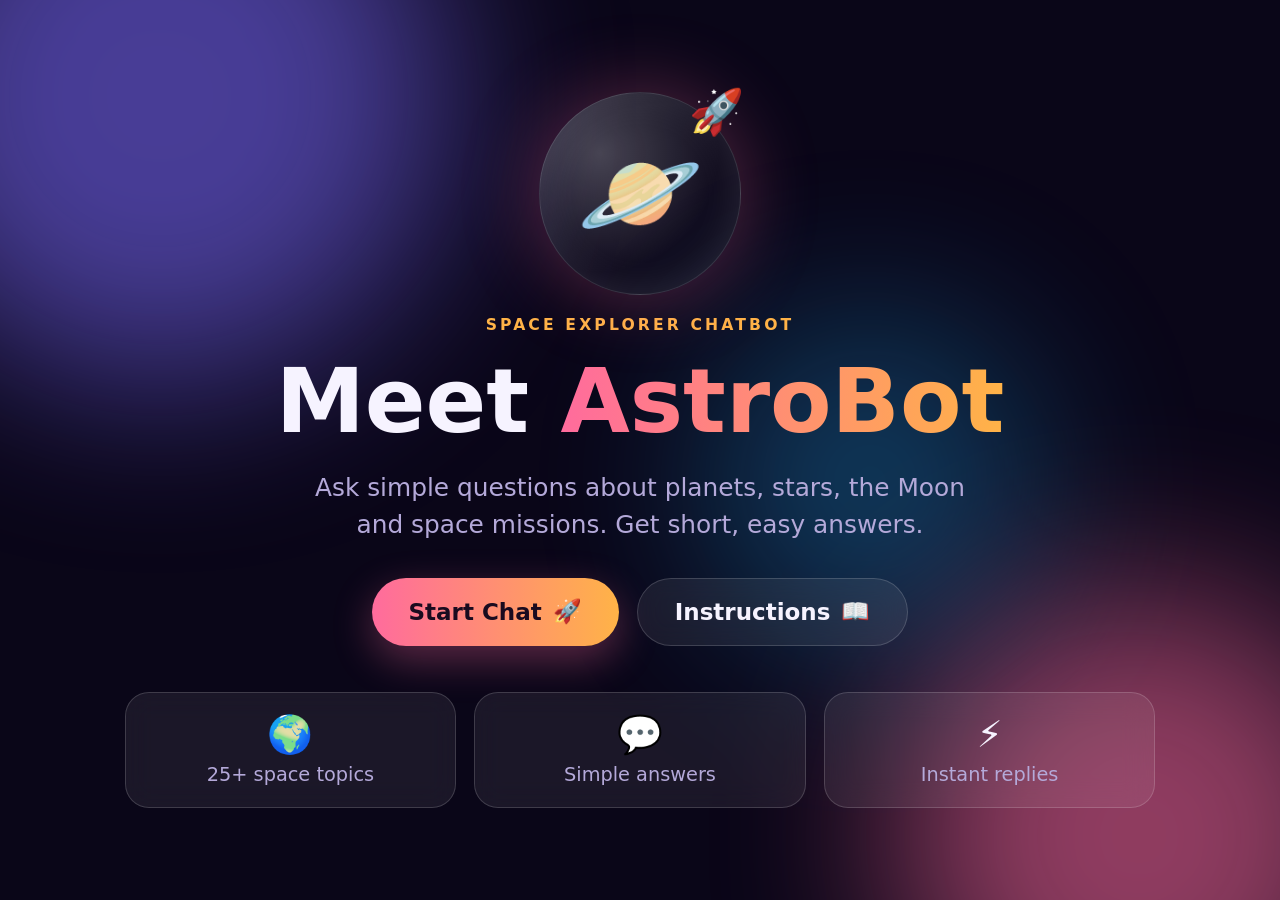
<file: index.html>
<!DOCTYPE html>
<html lang="en">
<head>
<meta charset="UTF-8">
<meta name="viewport" content="width=device-width, initial-scale=1, viewport-fit=cover">
<title>AstroBot • Space Explorer Chatbot</title>
<style>:root{--bg:#0a0618;--text:#f6f3ff;--muted:#b4a9d9;--line:rgba(255,255,255,.16);--glass:rgba(255,255,255,.07);--a:#ff6b9d;--b:#ffb347;--c:#7c6cff}
*{box-sizing:border-box;margin:0}
[hidden]{display:none!important}
/* fluid scale: phone ≈16px, laptop ≈18px, TV/4K grows up to 40px */
html{font-size:clamp(16px,.5vw + 12px,40px);height:100%}
body{height:100%;font-family:'Segoe UI',system-ui,-apple-system,sans-serif;color:var(--text);background:var(--bg);overflow:hidden}
button{font:inherit;color:inherit;cursor:pointer}
.bg{position:fixed;inset:0;overflow:hidden;z-index:-1}
.bg i{position:absolute;border-radius:50%;filter:blur(90px);opacity:.55;animation:float 14s ease-in-out infinite}
.bg i:nth-child(1){width:45vmax;height:45vmax;background:var(--c);top:-15vmax;left:-10vmax}
.bg i:nth-child(2){width:38vmax;height:38vmax;background:var(--a);bottom:-14vmax;right:-8vmax;animation-delay:-5s}
.bg i:nth-child(3){width:26vmax;height:26vmax;background:#1fb6ff;top:35%;left:55%;opacity:.3;animation-delay:-9s}
.screen{height:100dvh;width:100%}
/* WELCOME */
.welcome{display:grid;place-items:center;padding:1.5rem;overflow-y:auto}
.hero{max-width:56rem;width:100%;text-align:center;display:flex;flex-direction:column;align-items:center;gap:1.1rem}
.orb{position:relative;width:11rem;height:11rem;border-radius:50%;display:grid;place-items:center;font-size:5.5rem;background:radial-gradient(circle at 30% 30%,#ffffff40,#ffffff08 60%);border:1px solid var(--line);box-shadow:0 0 80px #ff6b9d55,inset 0 0 40px #ffffff1a;animation:bob 5s ease-in-out infinite}
.orb em{position:absolute;font-style:normal;font-size:2.4rem;top:-.4rem;right:-.2rem;animation:bob 3s ease-in-out infinite reverse}
.eyebrow{color:var(--b);letter-spacing:.2em;text-transform:uppercase;font-size:.85rem;font-weight:600}
h1{font-size:clamp(2.6rem,7vw,5.2rem);line-height:1.05}
h1 b{background:linear-gradient(90deg,var(--a),var(--b));-webkit-background-clip:text;background-clip:text;color:transparent}
.lead{font-size:1.35rem;line-height:1.5;color:var(--muted);max-width:38rem}
.actions{display:flex;flex-wrap:wrap;gap:1rem;justify-content:center;margin-top:.8rem}
.btn{display:inline-flex;align-items:center;gap:.6rem;font-size:1.25rem;font-weight:600;padding:1.05rem 2rem;border-radius:999px;border:1px solid var(--line);transition:.2s}
.btn.primary{border:0;background:linear-gradient(90deg,var(--a),var(--b));color:#1a0b1f;box-shadow:0 14px 40px #ff6b9d55}
.btn.ghost{background:var(--glass);backdrop-filter:blur(14px);-webkit-backdrop-filter:blur(14px)}
.btn:hover,.btn:focus-visible{transform:translateY(-3px) scale(1.03);outline:none}
.feats{display:grid;grid-template-columns:repeat(3,1fr);gap:1rem;width:100%;margin-top:1.4rem}
.feats div{background:var(--glass);border:1px solid var(--line);border-radius:1.3rem;padding:1.1rem .8rem;display:flex;flex-direction:column;gap:.4rem;backdrop-filter:blur(14px);-webkit-backdrop-filter:blur(14px)}
.feats b{font-size:2rem}.feats span{font-size:1.05rem;color:var(--muted)}
/* CHAT */
.chatscreen{display:grid;grid-template-columns:minmax(18rem,27rem) 1fr;gap:1.2rem;padding:1.2rem;max-width:140rem;margin:auto}
.side,.chat{background:var(--glass);border:1px solid var(--line);border-radius:1.8rem;backdrop-filter:blur(22px);-webkit-backdrop-filter:blur(22px);box-shadow:0 30px 80px #0006;min-height:0}
.side{padding:1.6rem;overflow-y:auto}
.brand{display:flex;gap:1rem;align-items:center;margin-bottom:1.6rem}
.logo{width:3.6rem;height:3.6rem;display:grid;place-items:center;font-size:1.9rem;border-radius:1.1rem;background:linear-gradient(135deg,var(--a),var(--b))}
.brand h2{font-size:1.6rem}.brand p{color:var(--muted)}
.side h3{font-size:.85rem;text-transform:uppercase;letter-spacing:.14em;color:var(--muted);margin-bottom:.9rem}
.chips{display:flex;flex-direction:column;gap:.7rem}
.cat{font-size:.8rem;color:var(--b);text-transform:uppercase;letter-spacing:.1em;margin-top:.6rem}
.chip{text-align:left;font-size:1.1rem;padding:.9rem 1.1rem;border-radius:1rem;background:rgba(255,255,255,.06);border:1px solid var(--line);transition:.2s}
.chip:hover,.chip:focus-visible{transform:translateX(.3rem);border-color:var(--b);background:rgba(255,179,71,.14);outline:none}
.chat{display:flex;flex-direction:column;overflow:hidden}
.top{display:flex;align-items:center;gap:.9rem;padding:1.1rem 1.4rem;border-bottom:1px solid var(--line)}
.grow{flex:1;min-width:0}.top strong{display:block;font-size:1.25rem}.top small{color:var(--muted);font-size:.95rem}
.dot{width:.85rem;height:.85rem;border-radius:50%;background:#34d399;box-shadow:0 0 0 .35rem #34d39933}
.icon{width:2.8rem;height:2.8rem;border-radius:50%;border:1px solid var(--line);background:var(--glass);font-size:1.2rem;flex:none;transition:.2s}
.icon:hover{background:rgba(255,255,255,.18)}
.messages{flex:1;overflow-y:auto;padding:1.5rem;display:flex;flex-direction:column;gap:1rem;scroll-behavior:smooth}
.msg{max-width:min(78%,50rem);padding:1.1rem 1.4rem;border-radius:1.5rem;font-size:1.3rem;line-height:1.55;animation:pop .3s ease;overflow-wrap:anywhere}
.bot{align-self:flex-start;background:rgba(255,255,255,.1);border:1px solid var(--line);border-bottom-left-radius:.4rem}
.user{align-self:flex-end;color:#1a0b1f;font-weight:600;background:linear-gradient(135deg,var(--a),var(--b));border-bottom-right-radius:.4rem}
.typing{display:flex;gap:.45rem;padding:1.3rem 1.4rem}
.typing i{width:.65rem;height:.65rem;border-radius:50%;background:var(--muted);animation:bounce 1s infinite}
.typing i:nth-child(2){animation-delay:.15s}.typing i:nth-child(3){animation-delay:.3s}
.composer{display:flex;gap:.8rem;padding:1rem 1.2rem;border-top:1px solid var(--line);padding-bottom:max(1rem,env(safe-area-inset-bottom))}
.composer input{flex:1;min-width:0;font:inherit;font-size:1.25rem;color:var(--text);background:rgba(255,255,255,.08);border:1px solid var(--line);border-radius:1.2rem;padding:1rem 1.3rem;outline:none}
.composer input:focus{border-color:var(--b);box-shadow:0 0 0 .25rem #ffb34733}
.send{width:3.8rem;border:0;border-radius:1.2rem;font-size:1.4rem;color:#1a0b1f;background:linear-gradient(135deg,var(--a),var(--b))}
/* MODAL */
.modal{position:fixed;inset:0;z-index:10;display:grid;place-items:center;padding:1rem;background:#05030fb3;backdrop-filter:blur(8px);-webkit-backdrop-filter:blur(8px)}
.sheet{position:relative;width:min(100%,46rem);max-height:92dvh;overflow-y:auto;background:#17102e;border:1px solid var(--line);border-radius:1.8rem;padding:2rem;display:flex;flex-direction:column;gap:.8rem;font-size:1.15rem;line-height:1.55;animation:pop .3s ease}
.sheet h2{font-size:1.9rem;padding-right:3rem}.sheet h3{color:var(--b);font-size:1.1rem;margin-top:.5rem}
.sheet p,.sheet li{color:#ded8f5}.sheet ol,.sheet ul{padding-left:1.4rem;display:grid;gap:.3rem}
.close{position:absolute;top:1.2rem;right:1.2rem}
.tags{display:flex;flex-wrap:wrap;gap:.5rem}.tags span{background:var(--glass);border:1px solid var(--line);border-radius:999px;padding:.4rem .9rem;font-size:1rem}
.sheet .btn{align-self:flex-start;margin-top:.8rem}
@keyframes pop{from{opacity:0;transform:translateY(.8rem)}}
@keyframes bounce{50%{transform:translateY(-.4rem);opacity:.5}}
@keyframes bob{50%{transform:translateY(-.8rem)}}
@keyframes float{50%{transform:translate(4vmax,3vmax) scale(1.1)}}
/* TABLET / PHONE */
@media(max-width:60rem){
 .chatscreen{grid-template-columns:1fr;grid-template-rows:auto 1fr;padding:.7rem;gap:.7rem}
 .side{padding:.9rem 1rem;border-radius:1.4rem;overflow:visible}
 .brand,.side h3,.cat{display:none}
 .chips{flex-direction:row;overflow-x:auto;padding-bottom:.3rem;scrollbar-width:none}
 .chip{white-space:nowrap;font-size:1rem;padding:.7rem 1rem;border-radius:999px}
 .chip:hover{transform:none}
 .msg{max-width:92%;font-size:1.15rem}
 .messages{padding:1rem}
}
@media(max-width:34rem){
 .feats{grid-template-columns:1fr}.feats div{flex-direction:row;align-items:center;justify-content:center;gap:.8rem}
 .btn{width:100%;justify-content:center}.actions{width:100%}
 .orb{width:8.5rem;height:8.5rem;font-size:4rem}
 .sheet{padding:1.4rem}
}
@media(max-height:34rem) and (orientation:landscape){.orb{display:none}.welcome{place-items:start center}}
/* TV / 4K */
@media(min-width:120rem){.hero{max-width:80rem}}
@media(prefers-reduced-motion:reduce){*{animation:none!important;transition:none!important}}
</style>
</head>
<body>
<div class="bg"><i></i><i></i><i></i></div>

<!-- START SCREEN -->
<section id="welcome" class="screen welcome">
  <div class="hero">
    <div class="orb"><span>🪐</span><em>🚀</em></div>
    <p class="eyebrow">Space Explorer Chatbot</p>
    <h1>Meet <b>AstroBot</b></h1>
    <p class="lead">Ask simple questions about planets, stars, the Moon and space missions. Get short, easy answers.</p>
    <div class="actions">
      <button id="startBtn" class="btn primary">Start Chat <span>🚀</span></button>
      <button id="guideBtn" class="btn ghost">Instructions <span>📖</span></button>
    </div>
    <div class="feats">
      <div><b>🌍</b><span>25+ space topics</span></div>
      <div><b>💬</b><span>Simple answers</span></div>
      <div><b>⚡</b><span>Instant replies</span></div>
    </div>
  </div>
</section>

<!-- CHAT SCREEN -->
<section id="chatScreen" class="screen chatscreen" hidden>
  <aside class="side">
    <div class="brand"><span class="logo">🚀</span><div><h2>AstroBot</h2><p>Your space guide</p></div></div>
    <h3>Try asking</h3>
    <div id="suggestions" class="chips"></div>
  </aside>
  <main class="chat">
    <header class="top">
      <button id="homeBtn" class="icon" aria-label="Home">←</button>
      <span class="dot"></span>
      <div class="grow"><strong>AstroBot</strong><small>Online • Ask about space</small></div>
      <button id="guideBtn2" class="icon" aria-label="Instructions">?</button>
    </header>
    <div id="messages" class="messages" aria-live="polite"></div>
    <form id="form" class="composer" autocomplete="off">
      <input id="input" placeholder="Type your question…" aria-label="Message">
      <button type="submit" class="send" aria-label="Send">➤</button>
    </form>
  </main>
</section>

<!-- INSTRUCTIONS -->
<div id="guide" class="modal" hidden>
  <div class="sheet" role="dialog" aria-modal="true" aria-label="Instructions">
    <button id="closeGuide" class="icon close" aria-label="Close">✕</button>
    <h2>📖 About AstroBot</h2>
    <p>AstroBot is a friendly chatbot that answers simple questions about <b>space</b>. Its answers come from a CSV file, so they are short and easy to read.</p>
    <h3>How to use</h3>
    <ol>
      <li>Press <b>Start Chat</b>.</li>
      <li>Type a question, or tap a <b>suggested question</b>.</li>
      <li>Read the short answer and ask the next one!</li>
    </ol>
    <h3>Topics</h3>
    <div class="tags"><span>☀️ Solar System</span><span>🌙 Moon</span><span>⭐ Stars</span><span>🛰️ Missions</span><span>✨ Fun Facts</span></div>
    <h3>Tips</h3>
    <ul>
      <li>Keep questions short, like “Why is Mars red?”</li>
      <li>Small spelling mistakes are okay.</li>
      <li>If I don’t know, try a suggested question.</li>
    </ul>
    <button id="gotIt" class="btn primary">Got it</button>
  </div>
</div>
<script>window.EMBEDDED=[{"category": "Basics", "question": "hello", "keywords": ["hi", "hello", "hey"], "answer": "Hello! 🚀 I am AstroBot. Ask me anything about space!"}, {"category": "Basics", "question": "what is your name", "keywords": ["name", "who are you"], "answer": "I am AstroBot 🤖 your friendly space guide."}, {"category": "Basics", "question": "how are you", "keywords": ["how are you"], "answer": "Doing great and ready to explore the universe! 🌌"}, {"category": "Solar System", "question": "what is the sun", "keywords": ["sun", "star"], "answer": "The Sun is a giant ball of hot gas. It gives us light and heat. ☀️"}, {"category": "Solar System", "question": "how many planets are there", "keywords": ["planets", "how many planet"], "answer": "There are 8 planets: Mercury Venus Earth Mars Jupiter Saturn Uranus and Neptune."}, {"category": "Solar System", "question": "which is the biggest planet", "keywords": ["biggest", "largest", "jupiter"], "answer": "Jupiter is the biggest planet. More than 1000 Earths could fit inside it! 🪐"}, {"category": "Solar System", "question": "which planet is the hottest", "keywords": ["hottest", "venus"], "answer": "Venus is the hottest planet. Its thick air traps heat like a blanket. 🔥"}, {"category": "Solar System", "question": "why is mars red", "keywords": ["mars", "red planet"], "answer": "Mars is red because its soil has lots of rust (iron oxide). 🔴"}, {"category": "Solar System", "question": "what are saturn's rings", "keywords": ["saturn", "rings"], "answer": "Saturn's rings are made of ice and rock pieces. Some are tiny and some are as big as houses. 💍"}, {"category": "Moon", "question": "what is the moon", "keywords": ["moon", "lunar"], "answer": "The Moon is Earth's only natural satellite. It circles Earth about every 27 days. 🌙"}, {"category": "Moon", "question": "who first walked on the moon", "keywords": ["neil", "armstrong", "first man", "walked on the moon"], "answer": "Neil Armstrong was the first person on the Moon in 1969. 👨‍🚀"}, {"category": "Moon", "question": "why does the moon change shape", "keywords": ["phases", "shape"], "answer": "The Moon does not change. We just see different lit parts as it moves around Earth."}, {"category": "Stars", "question": "what is a black hole", "keywords": ["black hole"], "answer": "A black hole is a place in space where gravity is so strong that even light cannot escape. 🕳️"}, {"category": "Stars", "question": "what is a galaxy", "keywords": ["galaxy", "milky way"], "answer": "A galaxy is a huge group of stars and planets. We live in the Milky Way. 🌌"}, {"category": "Stars", "question": "what is a light year", "keywords": ["light year", "lightyear"], "answer": "A light year is the distance light travels in one year. That is about 9.5 trillion km."}, {"category": "Stars", "question": "what is a shooting star", "keywords": ["shooting star", "meteor"], "answer": "A shooting star is a tiny space rock burning up in Earth's air. ✨"}, {"category": "Stars", "question": "what is a supernova", "keywords": ["supernova", "explode"], "answer": "A supernova is a giant star exploding at the end of its life. It shines super bright. 💥"}, {"category": "Missions", "question": "what is nasa", "keywords": ["nasa", "isro", "space agency"], "answer": "NASA is the US space agency. ISRO is India's space agency. They send rockets and probes to space. 🛰️"}, {"category": "Missions", "question": "what is the iss", "keywords": ["iss", "space station"], "answer": "The ISS is a big home in space where astronauts live and do science experiments. 🛸"}, {"category": "Missions", "question": "what is chandrayaan", "keywords": ["chandrayaan"], "answer": "Chandrayaan is India's Moon mission. Chandrayaan-3 landed near the Moon's south pole in 2023. 🇮🇳"}, {"category": "Missions", "question": "what do astronauts eat", "keywords": ["eat", "food", "astronaut food"], "answer": "Astronauts eat packed meals like dried fruit and rehydrated foods. Drinks come in pouches! 🍽️"}, {"category": "Fun Facts", "question": "how long is a day on earth", "keywords": ["day", "rotate", "rotation"], "answer": "One day on Earth is 24 hours. That is how long Earth takes to spin once. 🌍"}, {"category": "Fun Facts", "question": "is there sound in space", "keywords": ["sound", "noise", "silent"], "answer": "No. Space has no air so sound cannot travel. It is completely silent. 🔇"}, {"category": "Fun Facts", "question": "how hot is the sun", "keywords": ["temperature", "how hot"], "answer": "The Sun's surface is about 5500 °C. Its core is about 15 million °C!"}, {"category": "Fun Facts", "question": "can humans live on mars", "keywords": ["live on mars", "colonize", "colony"], "answer": "Not yet. Mars is cold and has no breathable air. Scientists are working on it! 🏜️"}];</script><script>const $ = id => document.getElementById(id);
const box = $('messages'), input = $('input');
const FALLBACK = "Hmm 🤔 I didn't catch that. Try one of the suggested questions!";
var rows = [];

// Local matcher (same idea as the Python code) - used when no server is running
function similarity(a, b) {
  const A = new Set(a.split(/\W+/)), B = new Set(b.split(/\W+/));
  return [...A].filter(w => B.has(w)).length / Math.max(A.size, B.size);
}
function localReply(msg) {
  msg = msg.toLowerCase().trim();
  const esc = s => s.replace(/[.*+?^${}()|[\]\\]/g, '\\$&');
  const scored = rows.map(r => [r.keywords.filter(k => new RegExp('\\b' + esc(k) + '\\b').test(msg)).length, r]);
  const best = scored.reduce((a, b) => (b[0] > a[0] ? b : a), [0, null]);
  if (best[0] > 0) return best[1].answer;
  const fuzzy = rows.map(r => [similarity(msg, r.question), r]).sort((a, b) => b[0] - a[0])[0];
  return fuzzy && fuzzy[0] >= 0.5 ? fuzzy[1].answer : FALLBACK;
}
async function getReply(msg) {
  if (window.EMBEDDED) return localReply(msg);
  try {
    const res = await fetch('/api/chat', {method: 'POST', headers: {'Content-Type': 'application/json'}, body: JSON.stringify({message: msg})});
    if (!res.ok) throw 0;
    return (await res.json()).reply;
  } catch { return localReply(msg); }
}
function add(text, who) {
  const d = document.createElement('div');
  d.className = 'msg ' + who; d.textContent = text;
  box.appendChild(d); box.scrollTop = box.scrollHeight; return d;
}
async function send(text) {
  text = text.trim(); if (!text) return;
  add(text, 'user'); input.value = '';
  const t = document.createElement('div');
  t.className = 'msg bot typing'; t.innerHTML = '<i></i><i></i><i></i>';
  box.appendChild(t); box.scrollTop = box.scrollHeight;
  const [reply] = await Promise.all([getReply(text), new Promise(r => setTimeout(r, 700))]);
  t.remove(); add(reply, 'bot');
}
function buildSuggestions() {
  const wrap = $('suggestions'); wrap.innerHTML = ''; let last = '';
  rows.filter(r => r.category !== 'Basics').forEach(r => {
    if (r.category !== last) { const c = document.createElement('div'); c.className = 'cat'; c.textContent = r.category; wrap.appendChild(c); last = r.category; }
    const b = document.createElement('button'); b.className = 'chip'; b.textContent = r.question.charAt(0).toUpperCase() + r.question.slice(1) + '?';
    b.onclick = () => send(r.question); wrap.appendChild(b);
  });
}
// Screens
let greeted = false;
function showChat() {
  $('welcome').hidden = true; $('chatScreen').hidden = false;
  if (!greeted) { add("Hello! 🚀 I am AstroBot. Ask me anything about space, or tap a suggested question!", 'bot'); greeted = true; }
  input.focus({preventScroll: true});
}
function showHome() { $('chatScreen').hidden = true; $('welcome').hidden = false; }
const openGuide = () => { $('guide').hidden = false; $('gotIt').focus(); };
const closeGuide = () => { $('guide').hidden = true; };
async function init() {
  if (window.EMBEDDED) { rows = window.EMBEDDED; buildSuggestions(); return; }
  try { const res = await fetch('/api/data'); if (!res.ok) throw 0; rows = await res.json(); }
  catch { rows = window.EMBEDDED || []; }
  buildSuggestions();
}
$('startBtn').onclick = showChat;
$('homeBtn').onclick = showHome;
$('guideBtn').onclick = $('guideBtn2').onclick = openGuide;
$('closeGuide').onclick = $('gotIt').onclick = closeGuide;
$('guide').addEventListener('click', e => { if (e.target.id === 'guide') closeGuide(); });
document.addEventListener('keydown', e => { if (e.key === 'Escape') closeGuide(); });
$('form').addEventListener('submit', e => { e.preventDefault(); send(input.value); });
init();
</script>
</body>
</html>
</file>
